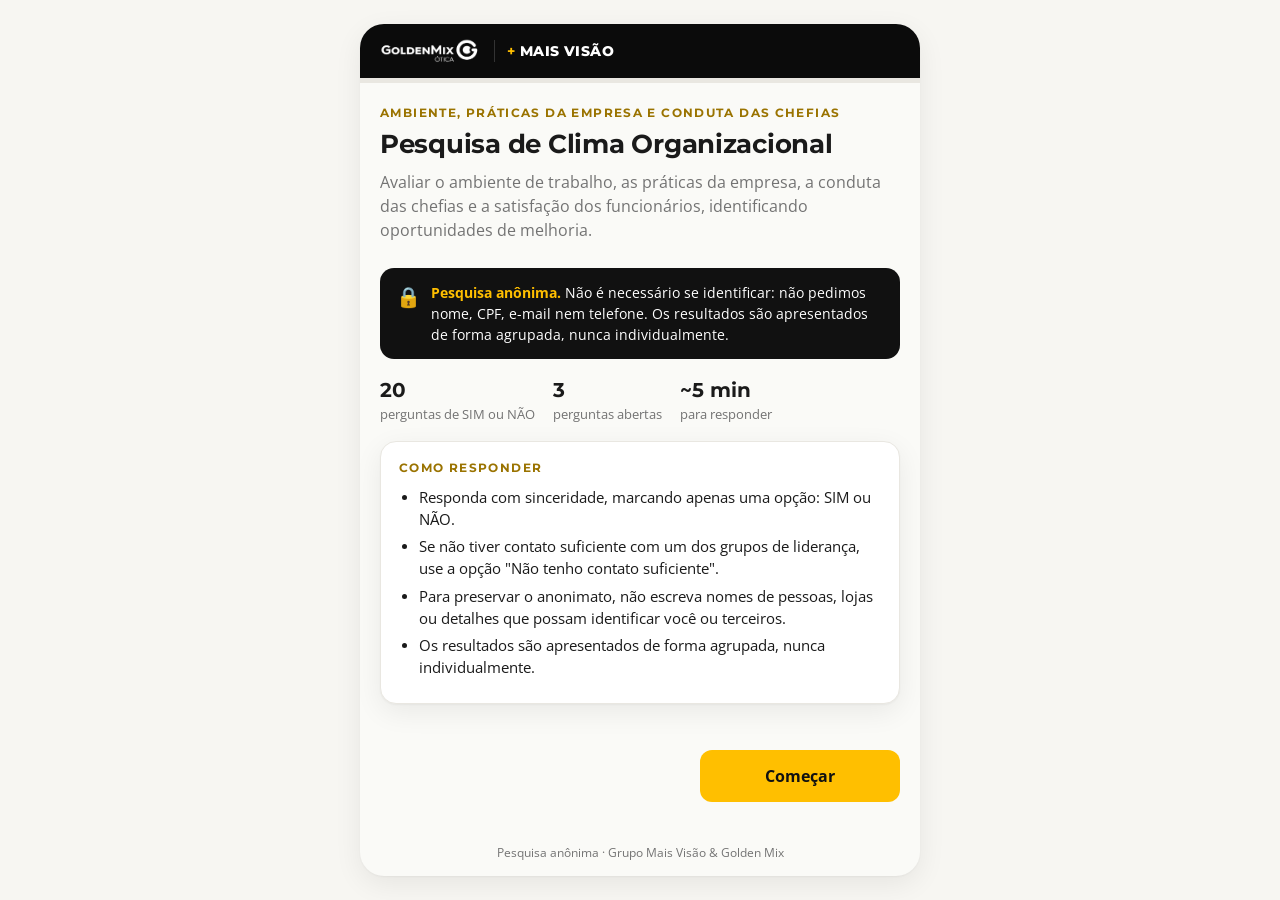
<file: index.html>
<!doctype html>
<html lang="pt-BR">
<head>
<meta charset="utf-8">
<meta name="viewport" content="width=device-width, initial-scale=1, viewport-fit=cover">
<meta name="robots" content="noindex, nofollow">
<meta name="theme-color" content="#0B0B0B">
<title>Pesquisa de Clima Organizacional · Mais Visão & Golden Mix</title>
<link rel="preconnect" href="https://fonts.googleapis.com">
<link href="https://fonts.googleapis.com/css2?family=Montserrat:wght@600;700;800&family=Open+Sans:wght@400;600;700&display=swap" rel="stylesheet">
<link rel="stylesheet" href="assets/css/style.css">
</head>
<body>
<div class="app">
  <header class="top">
    <img src="assets/img/logo-goldenmix-w.png" alt="Golden Mix Ótica">
    <span class="sep"></span>
    <span class="mv"><b>+</b> MAIS VISÃO</span>
    <div class="store" id="hdrStore"></div>
  </header>
  <div class="demoBar" id="demoBar">Modo demonstração · as respostas não são enviadas</div>
  <div class="prog"><i id="prog"></i></div>
  <main class="body" id="body"></main>
  <div class="foot">Pesquisa anônima · Grupo Mais Visão &amp; Golden Mix</div>
</div>

<script src="assets/js/config.js"></script>
<script src="assets/js/questions.js"></script>
<script src="assets/js/storage.js"></script>
<script src="assets/js/app.js"></script>
</body>
</html>
</file>
<file: assets/css/style.css>
:root{
  --black:#0B0B0B; --ink:#1A1A1A; --gold:#FFBF00; --goldSoft:#FFF6D6; --goldLine:#F3D98A;
  --gray:#737373; --line:#E9E7E1; --bg:#F7F6F2; --card:#fff;
  --ok:#27BE8A; --okSoft:#DDF5EC; --bad:#E5484D; --badSoft:#FDE3E4; --warnSoft:#FFF1CC;
  --r:16px; --shadow:0 1px 2px rgba(0,0,0,.04),0 8px 28px rgba(0,0,0,.07);
}
*{box-sizing:border-box}
html,body{margin:0;background:var(--bg);color:var(--ink);font-family:"Open Sans",system-ui,-apple-system,sans-serif;font-size:16px;line-height:1.5;-webkit-text-size-adjust:100%}
h1,h2,h3,.mont{font-family:Montserrat,system-ui,sans-serif;letter-spacing:-.01em;margin:0}
button{font-family:inherit;cursor:pointer;-webkit-tap-highlight-color:transparent}
button:focus-visible,textarea:focus-visible{outline:3px solid var(--gold);outline-offset:2px}

.app{min-height:100vh;min-height:100dvh;display:flex;flex-direction:column;max-width:560px;margin:0 auto;background:#FAFAF7;box-shadow:0 0 0 1px var(--line)}
@media(min-width:600px){.app{margin:24px auto;min-height:calc(100vh - 48px);border-radius:24px;overflow:hidden;box-shadow:var(--shadow)}}

.top{background:var(--black);color:#fff;padding:14px 18px;display:flex;align-items:center;gap:12px}
.top img{height:26px}
.top .sep{width:1px;height:22px;background:#333}
.top .mv{font-family:Montserrat;font-weight:800;font-size:14px;letter-spacing:.03em;white-space:nowrap}
.top .mv b{color:var(--gold)}
.top .store{margin-left:auto;font-size:11px;color:#bbb;text-align:right;line-height:1.2;white-space:nowrap}
.top .store b{display:block;color:#fff;font-size:13px}
.demoBar{background:var(--gold);color:#111;font-size:12px;font-weight:700;text-align:center;padding:5px 10px}
.demoBar.hide{display:none}

.prog{height:5px;background:#E9E7E1}
.prog i{display:block;height:100%;width:0;background:var(--gold);transition:width .35s ease}

.body{flex:1;padding:22px 20px 28px;display:flex;flex-direction:column}
.screen{animation:fade .22s ease}
@keyframes fade{from{opacity:0;transform:translateY(6px)}to{opacity:1;transform:none}}

.eyebrow{font-family:Montserrat;font-weight:700;font-size:11.5px;letter-spacing:.12em;text-transform:uppercase;color:#9a7300}
.muted{color:var(--gray)}
.card{background:var(--card);border:1px solid var(--line);border-radius:var(--r);padding:18px;box-shadow:var(--shadow)}
.card + .card{margin-top:12px}

h1{font-size:26px;line-height:1.15}
h2{font-size:21px;line-height:1.25}
.q{font-size:21px;line-height:1.3;font-weight:700;font-family:Montserrat;margin:10px 0 22px}
.secChip{display:inline-flex;align-items:center;gap:8px;background:var(--goldSoft);border:1px solid var(--goldLine);color:#7a5a00;border-radius:999px;padding:5px 12px;font-size:12.5px;font-weight:700}
.secChip span{background:#7a5a00;color:#fff;border-radius:6px;padding:0 6px;font-size:11px}
.counter{font-size:13px;color:var(--gray);margin:14px 0 2px;display:flex;justify-content:space-between}

.btn{border:0;border-radius:12px;padding:15px 20px;font-weight:700;font-size:16px;background:var(--black);color:#fff;width:100%}
.btn.gold{background:var(--gold);color:#111}
.btn.ghost{background:transparent;border:1.5px solid var(--line);color:var(--ink)}
.btn.sm{width:auto;padding:9px 14px;font-size:14px;border-radius:10px}
.btn:disabled{opacity:.45;cursor:default}
.row{display:flex;gap:10px;flex-wrap:wrap}

.yn{display:grid;grid-template-columns:1fr 1fr;gap:12px}
.yn button{border:2px solid var(--line);background:#fff;border-radius:16px;padding:22px 10px;font-family:Montserrat;font-weight:800;font-size:22px;color:var(--ink);transition:.15s;box-shadow:var(--shadow)}
.yn button small{display:block;font-family:"Open Sans";font-weight:600;font-size:12.5px;color:var(--gray);margin-top:4px}
.yn button:hover,.yn button:active{border-color:var(--gold);background:var(--goldSoft)}
.yn button.sel{border-color:var(--black);background:var(--black);color:#fff}
.na{margin-top:12px;width:100%;border:1.5px dashed #cfcbc0;background:transparent;border-radius:12px;padding:12px;font-size:14px;font-weight:600;color:#555}
.na:hover{border-color:var(--gold);background:var(--goldSoft)}
.na.sel{border-style:solid;border-color:var(--black);background:#f1f0ec}

.opts{display:flex;flex-direction:column;gap:10px}
.opts button{border:1.5px solid var(--line);background:#fff;border-radius:14px;padding:15px 16px;font-size:16px;font-weight:600;text-align:left;color:var(--ink);box-shadow:var(--shadow)}
.opts button:hover{border-color:var(--gold);background:var(--goldSoft)}
.opts button.sel{border-color:var(--black);background:var(--black);color:#fff}
.opts .grp{font-size:12px;font-weight:700;color:var(--gray);text-transform:uppercase;letter-spacing:.1em;margin:8px 0 -2px}

textarea{width:100%;min-height:150px;border:1.5px solid var(--line);border-radius:14px;padding:14px;font:inherit;font-size:16px;resize:vertical;background:#fff}
.hint{font-size:13px;color:var(--gray);margin:8px 0 14px;display:flex;gap:6px;align-items:flex-start}
.note{background:var(--warnSoft);border:1px solid #F3D98A;border-radius:12px;padding:10px 12px;font-size:13.5px;margin:0 0 14px}
.note.ok{background:var(--okSoft);border-color:#b8e6d3}

.nav{margin-top:auto;padding-top:22px;display:flex;justify-content:space-between;align-items:center;gap:10px}
.link{background:none;border:0;color:var(--gray);font-size:14px;font-weight:600;text-decoration:underline;padding:8px 0}

ul.rules{margin:10px 0 0;padding-left:20px;font-size:14.5px}
ul.rules li{margin-bottom:6px}
.lock{display:flex;gap:10px;align-items:flex-start;background:#111;color:#fff;border-radius:14px;padding:14px 16px;font-size:14px}
.lock b{color:var(--gold)}
.stats{display:flex;gap:18px;margin:16px 0 4px;flex-wrap:wrap}
.stats div{font-size:13px;color:var(--gray)}
.stats div b{display:block;font-family:Montserrat;font-size:20px;color:var(--ink)}

.sum{display:grid;gap:8px;margin:14px 0 4px}
.sum div{display:flex;justify-content:space-between;background:#fff;border:1px solid var(--line);border-radius:10px;padding:9px 12px;font-size:14px}
.sum div b{color:var(--gray);font-weight:600}
.done{text-align:center;padding-top:20px}
.done .ic{width:72px;height:72px;border-radius:50%;background:var(--okSoft);color:#11785a;display:flex;align-items:center;justify-content:center;font-size:34px;margin:0 auto 16px}
.foot{font-size:12px;color:var(--gray);text-align:center;padding:14px}
.spin{width:38px;height:38px;border:4px solid var(--line);border-top-color:var(--gold);border-radius:50%;animation:sp .8s linear infinite;margin:40px auto}
@keyframes sp{to{transform:rotate(360deg)}}
</file>
